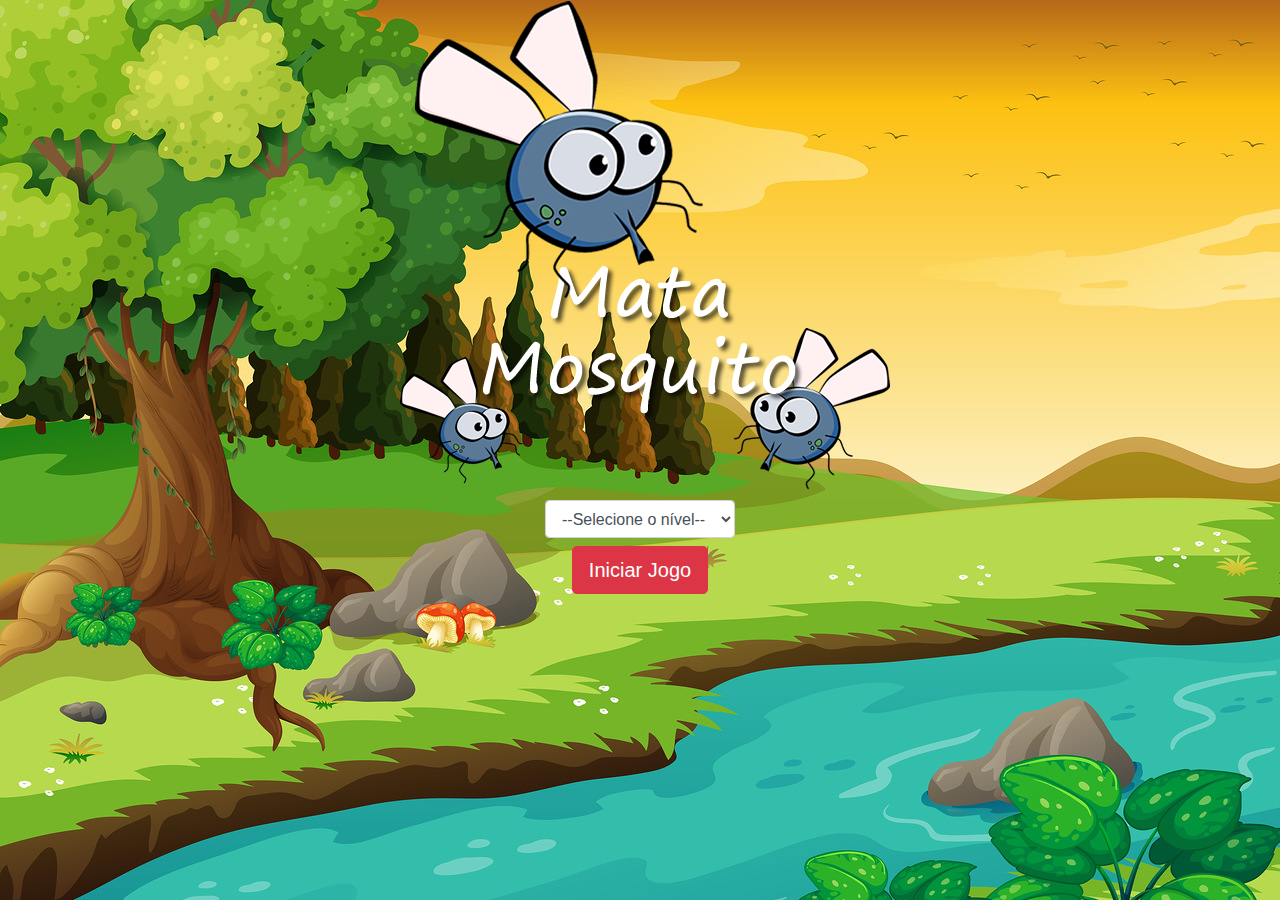
<file: index.html>
<!DOCTYPE html>
<html lang="pt-bt">
<head>
    <title>Game Mata Mosquito - Inicio</title>
    <meta charset="UTF-8"/>
    <link rel="stylesheet" href="https://maxcdn.bootstrapcdn.com/bootstrap/4.0.0/css/bootstrap.min.css" integrity="sha384-Gn5384xqQ1aoWXA+058RXPxPg6fy4IWvTNh0E263XmFcJlSAwiGgFAW/dAiS6JXm" crossorigin="anonymous">
    <link rel="stylesheet" href="estilo.css">

    <script>
        function iniciarJogo(){
           var nivel =  document.getElementById('nivelselecionado').value
           if (nivel === ''){
               alert('Selecione um nível para iniciar o jogo')
               return false
           }
           window.location.href = "app.html?" + nivel
        }
    </script>
</head>
<body>
    <div class="container">
        <div class="row">
            <div class="col">
                <div class="d-flex justify-content-center">
                    <img src="imagens/game.png" alt="game.png">
                </div>
            </div>
        </div>

        <div class="row">
            <div class="col">
                <div class="d-flex justify-content-center">
                    <div class="mb-2">
                        <select class="form-control" id="nivelselecionado">
                            <option value="">--Selecione o nível--</option>
                            <option value="facil">Fácil</option>
                            <option value="normal">Normal</option>
                            <option value="dificil">Difícil</option>
                        </select>
                    </div>
                </div>
            </div>
        </div>

        <div class="row">
            <div class="col">
                <div class="d-flex justify-content-center">
                    <button type="button" class="btn btn-danger btn-lg" onclick="iniciarJogo()">Iniciar Jogo</button>
                </div>
            </div>
        </div>
    </div>
</body>
</html>
</file>
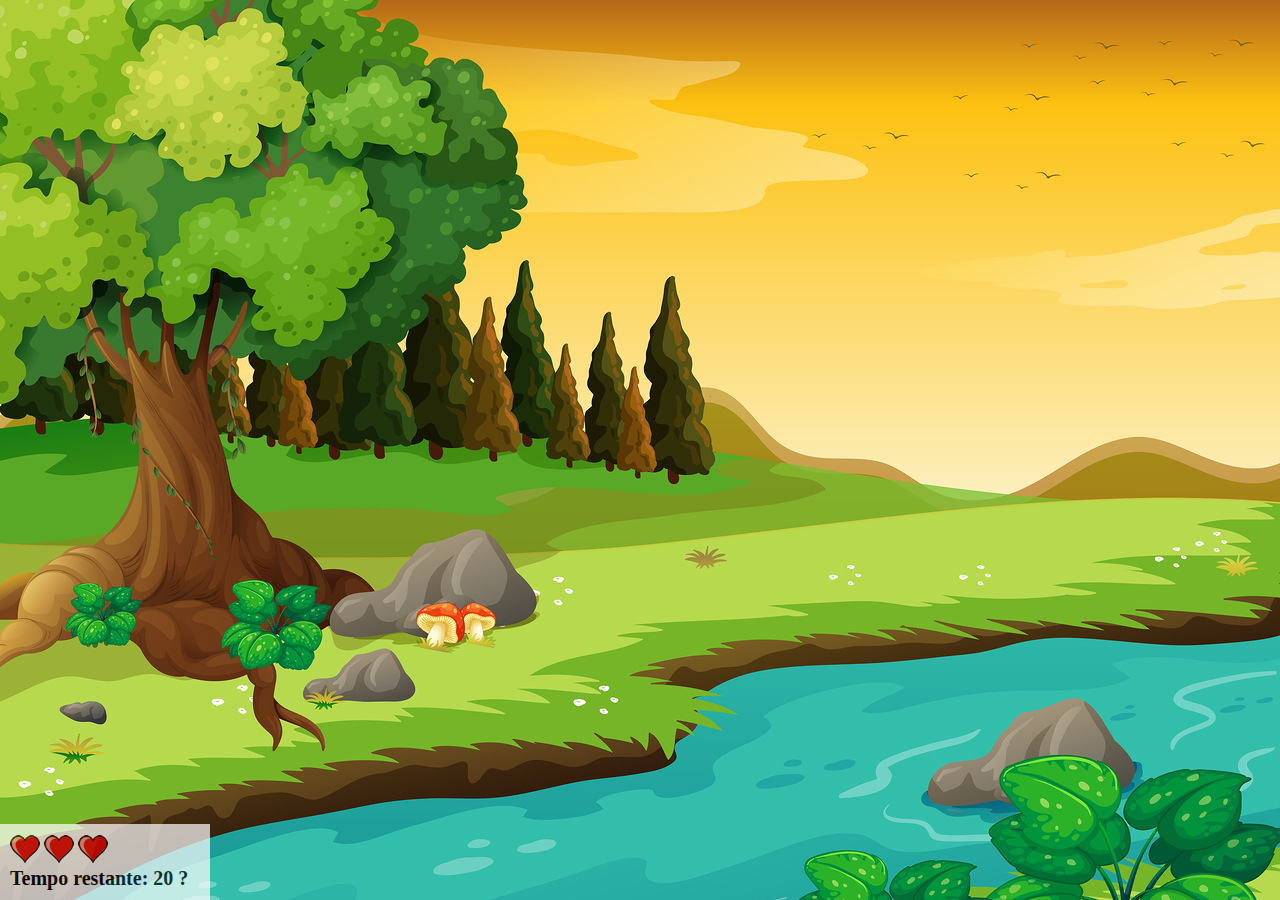
<file: app.html>
<!DOCTYPE html>
<html lang="pt-br">
<head>
    <title>Game Mata Mosquito - Jogo</title>
    <meta charset="UTF-8"/>
    <link rel="stylesheet" href="estilo.css">
    <script src="jogo.js"></script>
</head>
<body onresize="ajustaTamanhoPalcoJogo()">
    <div class="painel">
        <div class="vidas">
            <img id="v1" src="imagens/coracao_cheio.png" alt="coracao_cheio.png">
            <img id="v2" src="imagens/coracao_cheio.png" alt="coracao_cheio.png">
            <img id="v3" src="imagens/coracao_cheio.png" alt="coracao_cheio.png">
        </div>
        <div class="cronometro">Tempo restante: <span id="cronometro"></span> ?</div>
    </div>
    <script>
        document.getElementById('cronometro').innerHTML = tempo
        var criaMosquito = setInterval(function(){
            posicaoRandomica()
        },criaMosquitoTempo)  
    </script>
</body>
</html>
</file>
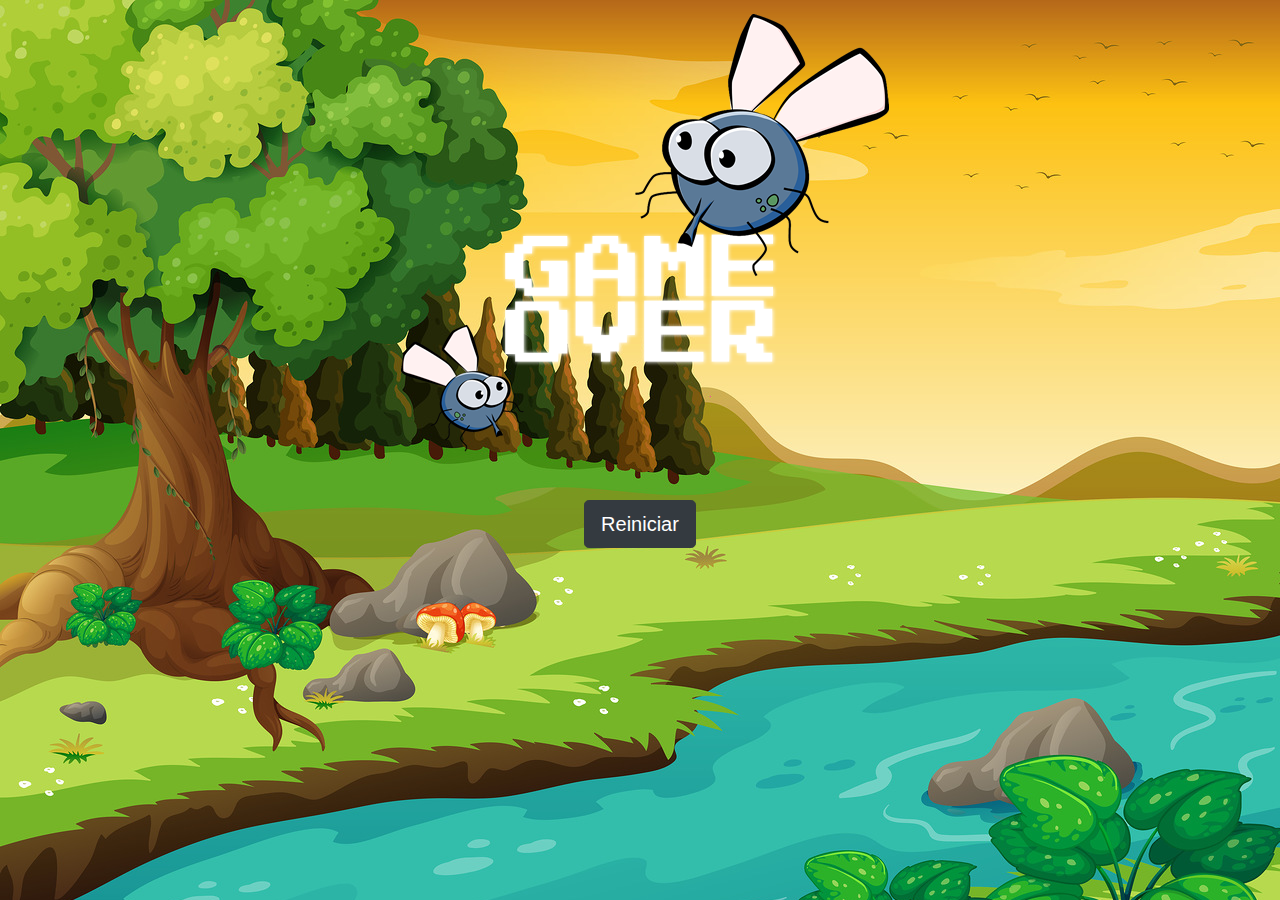
<file: fim_de_jogo.html>
<!DOCTYPE html>
<html lang="pt-bt">
<head>
    <title>Game Mata Mosquito - Fim de Jogo</title>
    <link rel="stylesheet" href="https://maxcdn.bootstrapcdn.com/bootstrap/4.0.0/css/bootstrap.min.css" integrity="sha384-Gn5384xqQ1aoWXA+058RXPxPg6fy4IWvTNh0E263XmFcJlSAwiGgFAW/dAiS6JXm" crossorigin="anonymous">
    <link rel="stylesheet" href="estilo.css">
</head>
<body>
    <div class="container">
        <div class="row">
            <div class="col">
                <div class="d-flex justify-content-center">
                    <img src="imagens/game_over.png" alt="game_over.png">
                </div>
            </div>
        </div>
        <div class="row">
            <div class="col">
                <div class="d-flex justify-content-center">
                    <button type="button" class="btn btn-dark btn-lg" onclick="window.location.href = 'app.html'">Reiniciar</button>
                </div>
            </div>
        </div>
    </div>
</body>
</html>
</file>
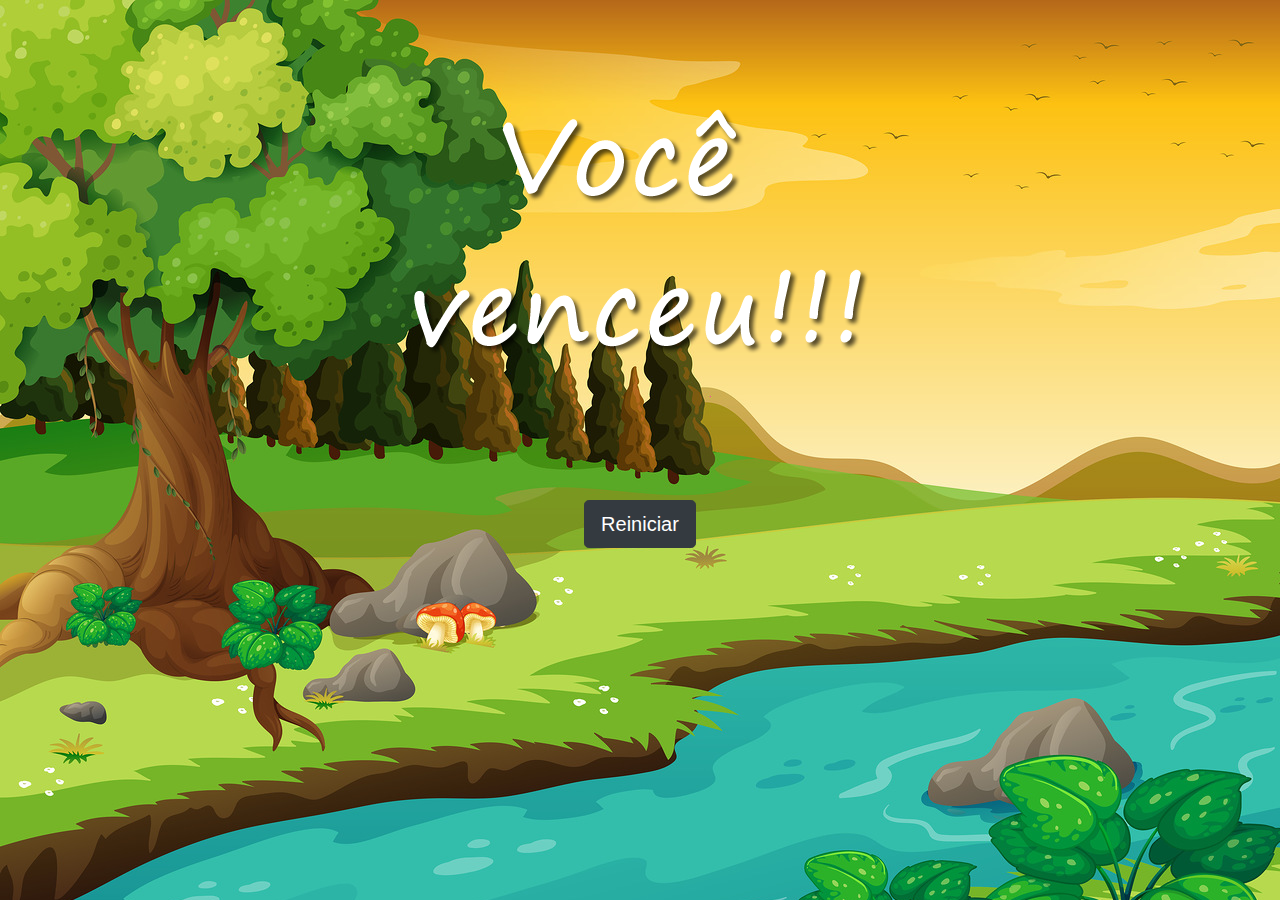
<file: vitoria.html>
<!DOCTYPE html>
<html lang="pt-bt">
<head>
    <title>Game Mata Mosquito - Vitoria</title>
    <meta charset="UTF-8"/>
    <link rel="stylesheet" href="https://maxcdn.bootstrapcdn.com/bootstrap/4.0.0/css/bootstrap.min.css" integrity="sha384-Gn5384xqQ1aoWXA+058RXPxPg6fy4IWvTNh0E263XmFcJlSAwiGgFAW/dAiS6JXm" crossorigin="anonymous">
    <link rel="stylesheet" href="estilo.css">
</head>
<body>
    <div class="container">
        <div class="row">
            <div class="col">
                <div class="d-flex justify-content-center">
                    <img src="imagens/vitoria.png" alt="vitoria.png">
                </div>
            </div>
        </div>
        <div class="row">
            <div class="col">
                <div class="d-flex justify-content-center">
                    <button type="button" class="btn btn-dark btn-lg" onclick="window.location.href = 'index.html'">Reiniciar</button>
                </div>
            </div>
        </div>
    </div>
</body>
</html>
</file>
<file: estilo.css>
html {
    cursor: url(imagens/mata_mosca.png) 30 30, auto;
}

body {
    background-image: url(imagens/bg.jpg);
    background-repeat: no-repeat;
}

.painel {
    position: absolute;
    width: 190px;
    padding: 10px;
    bottom: 0px;
    left: 0px;
    border-top: solid 1px #fff;
    background-color: #fff;
    opacity: 0.7;
}

.vidas {
   float: left; 
}

.cronometro {
    float: left; 
    font-size: 20px;
    font-weight: bold;
 }

.mosquito1 {
    width: 50px;
    height: 50px;
}

.mosquito2 {
    width: 80px;
    height: 80px;
}

.mosquito3 {
    width: 100px;
    height: 100px;
}

.mosquito4 {
    width: 150px;
    height: 150px;
}
</file>
